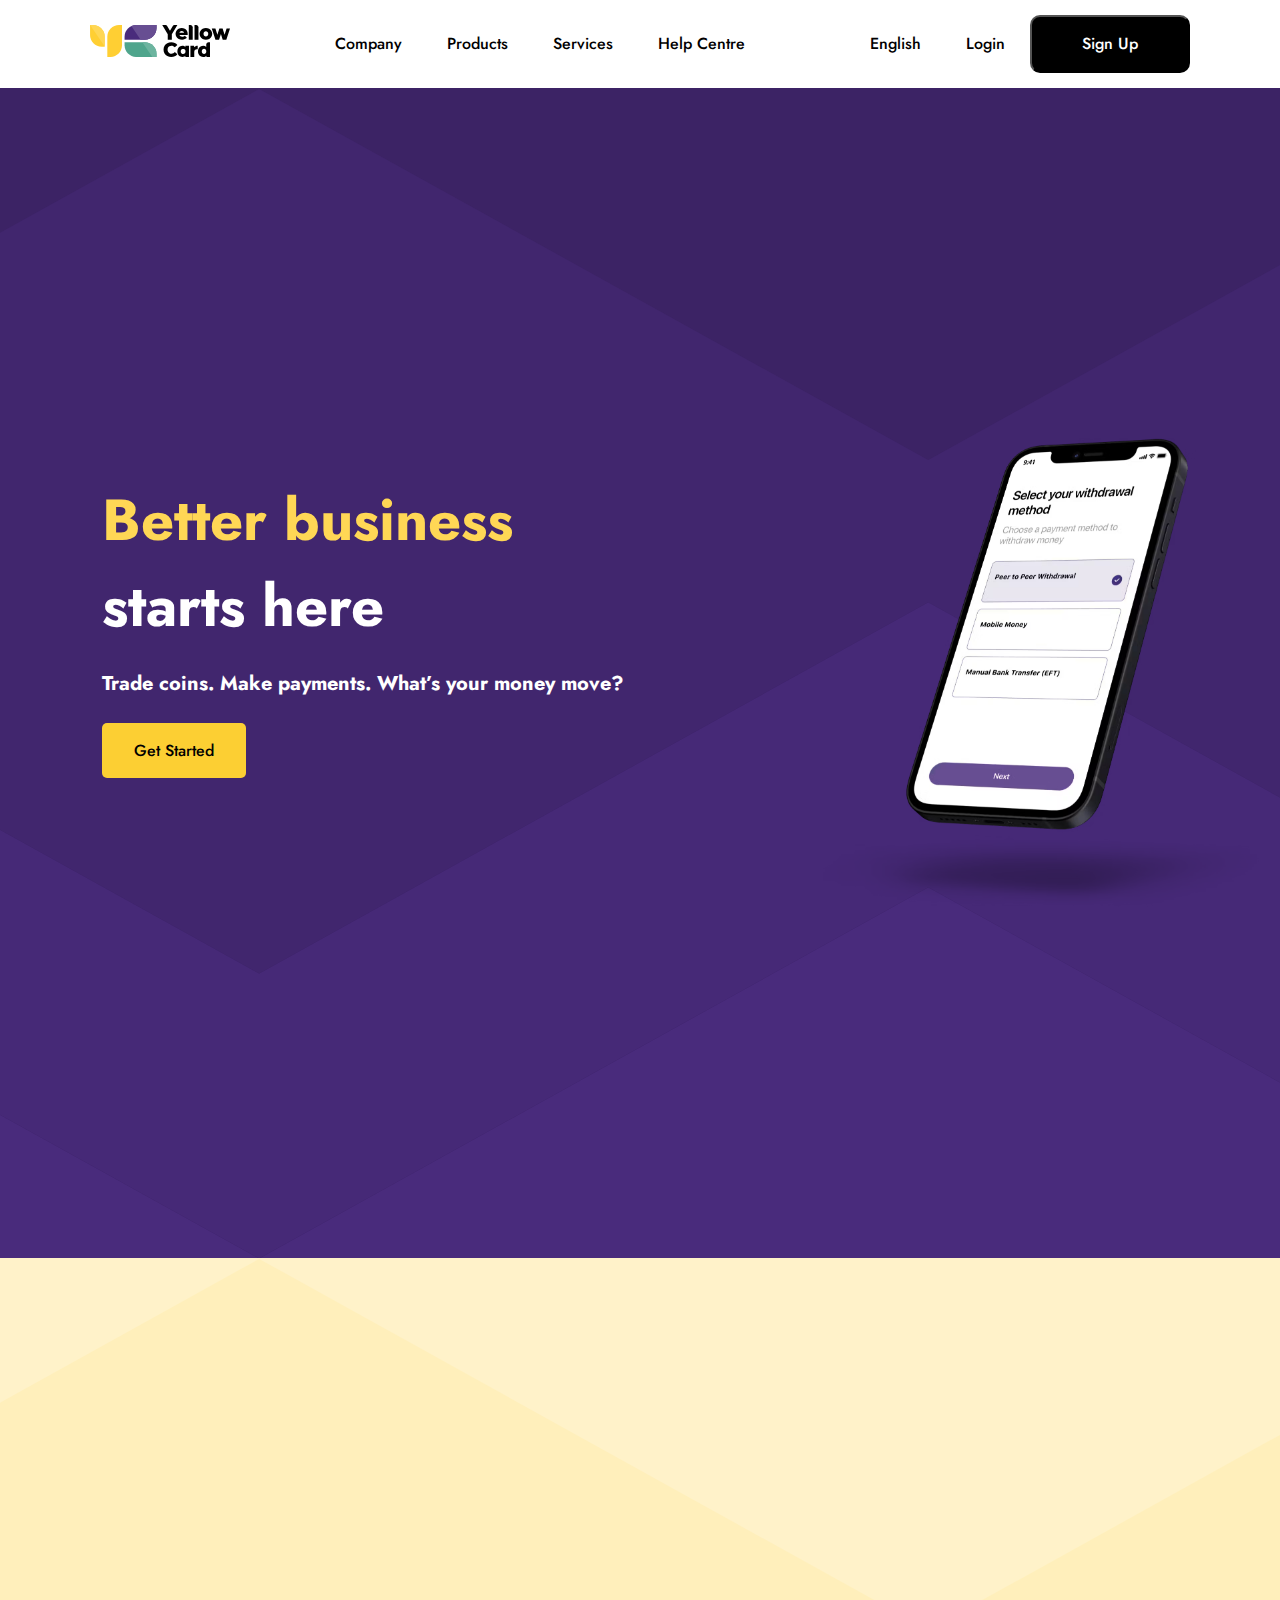
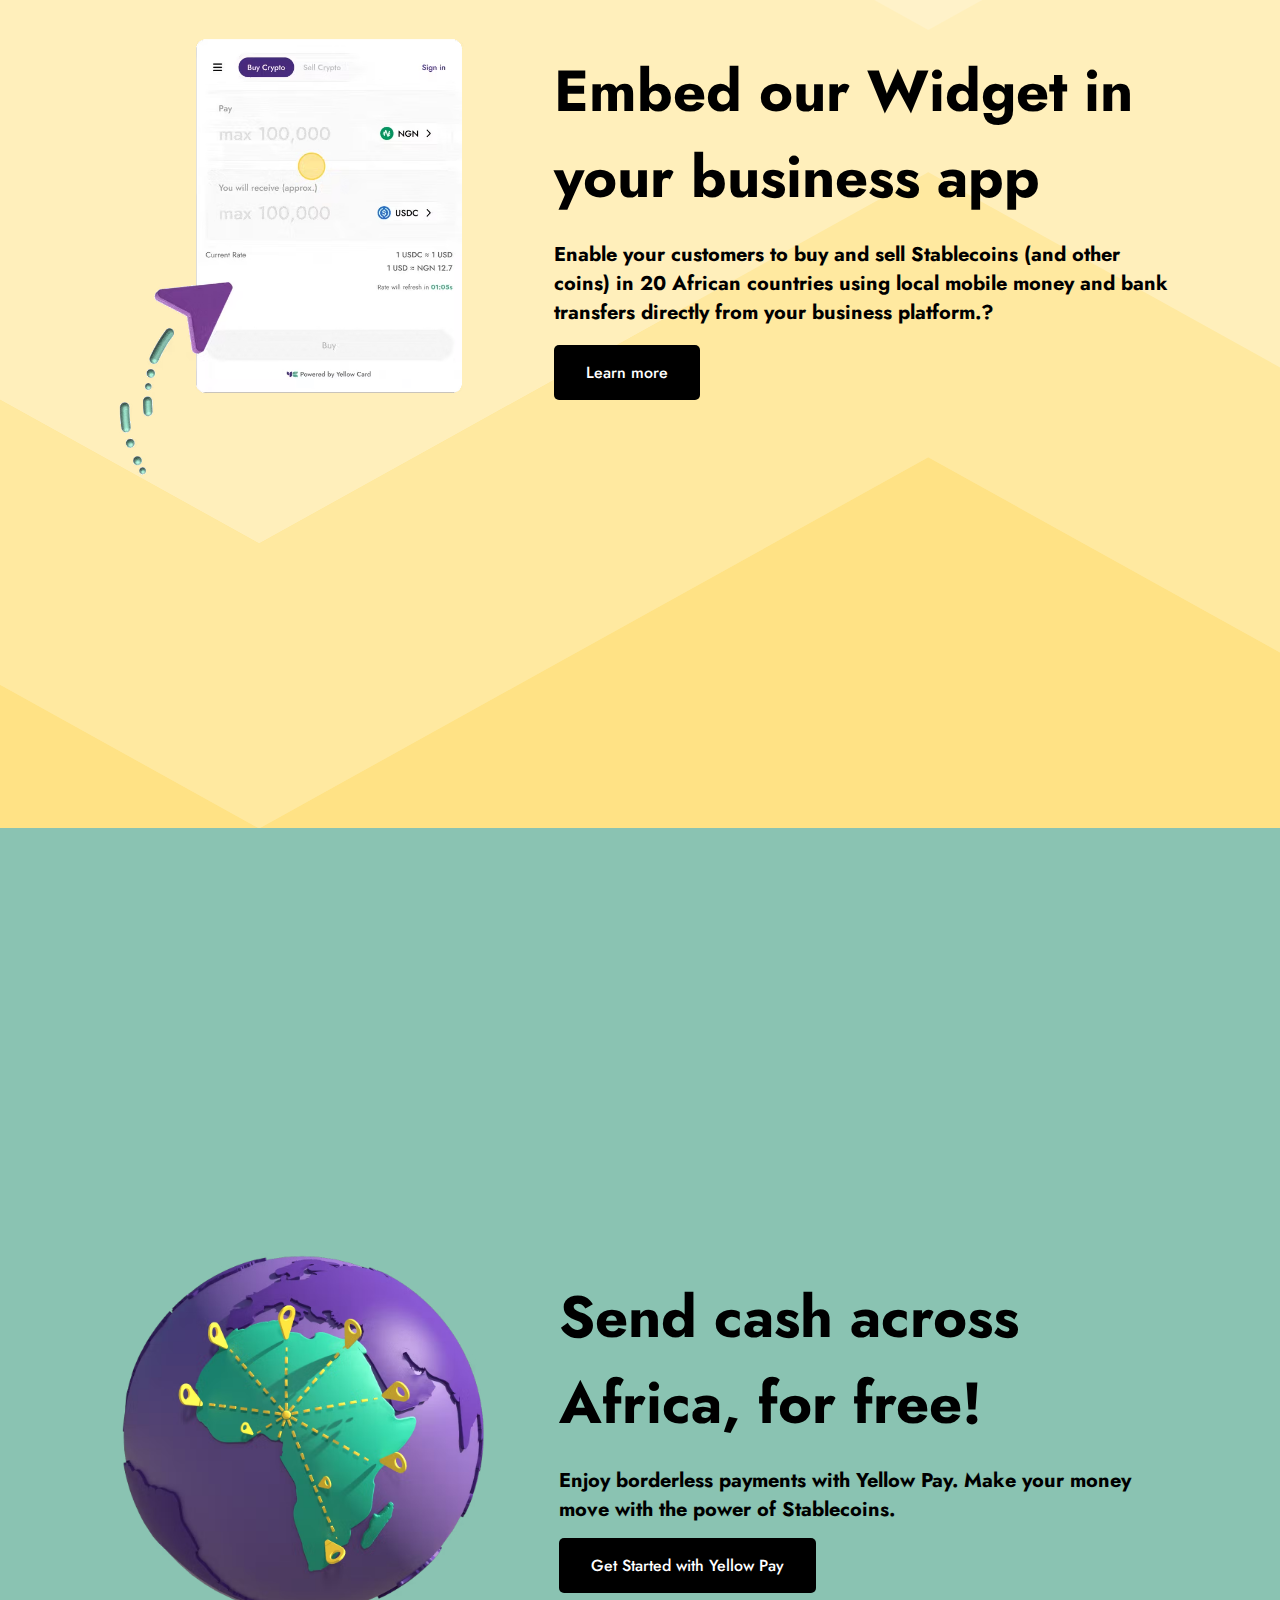
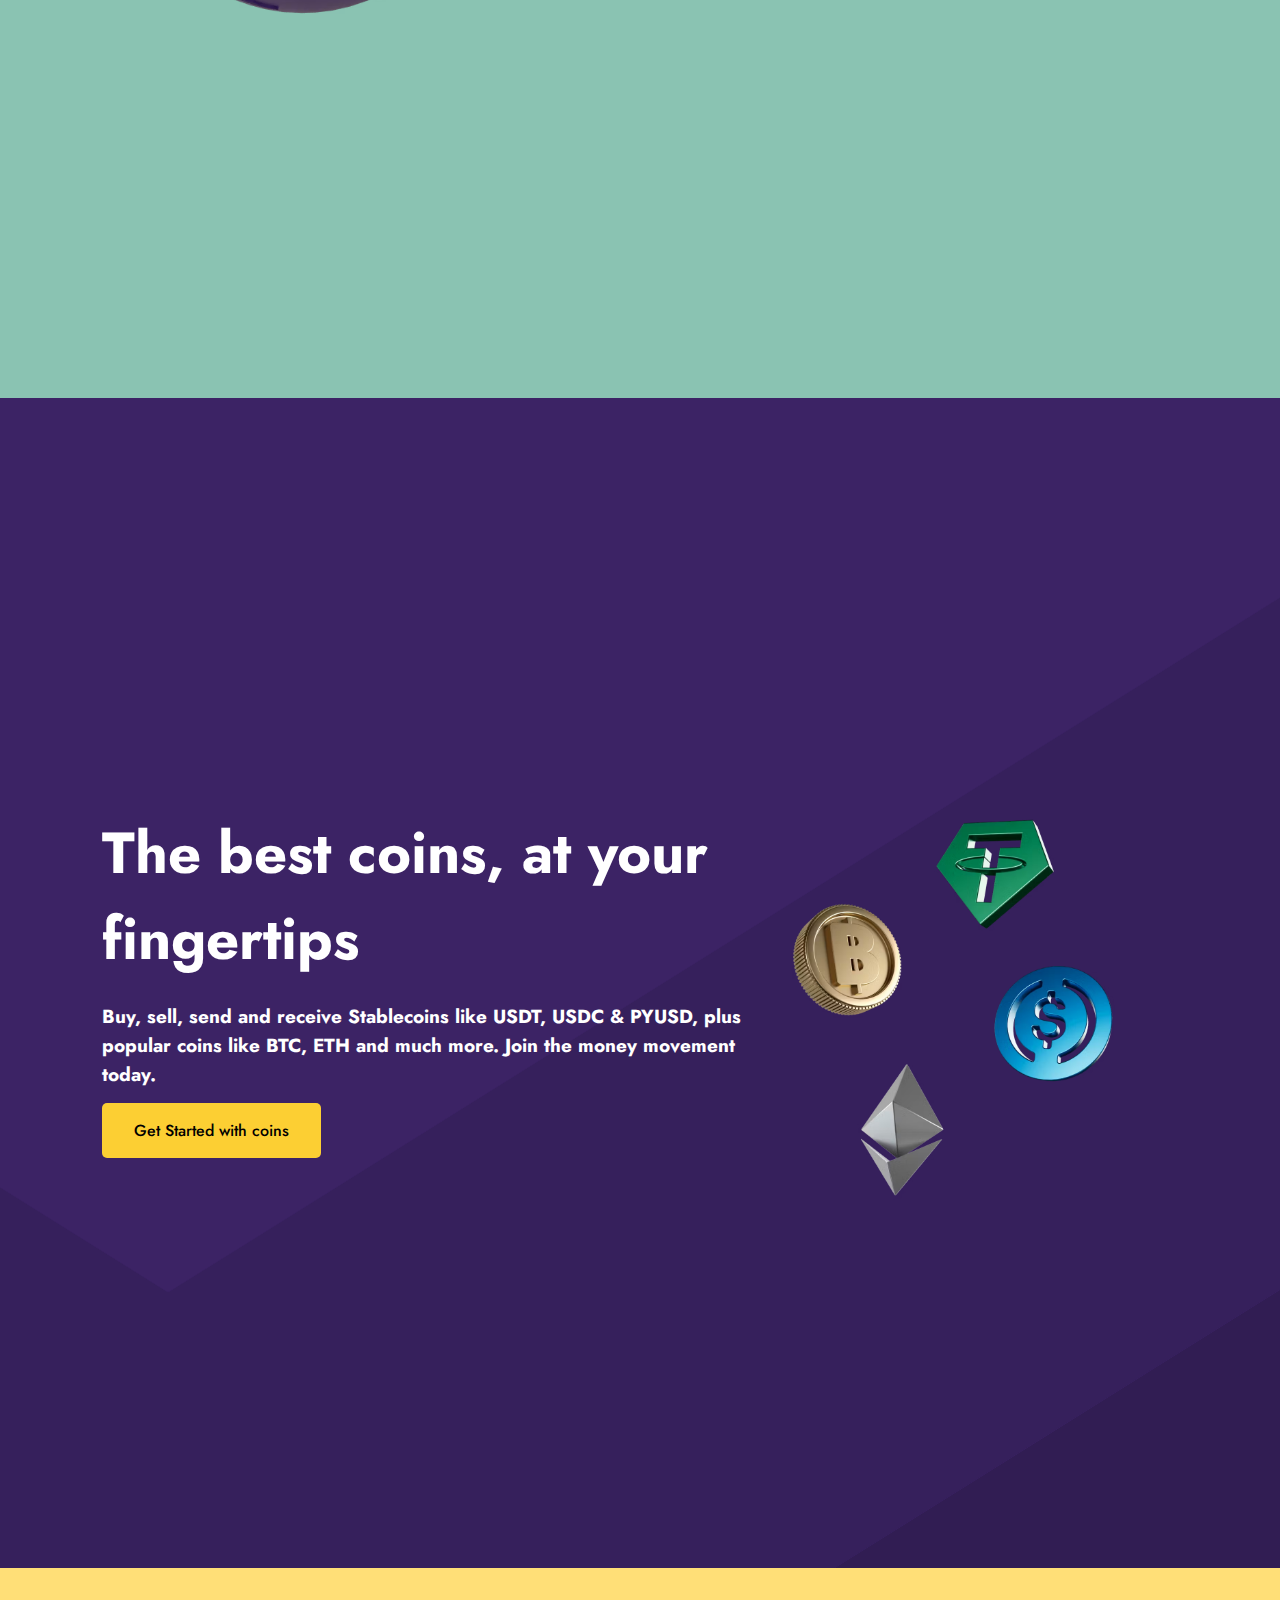
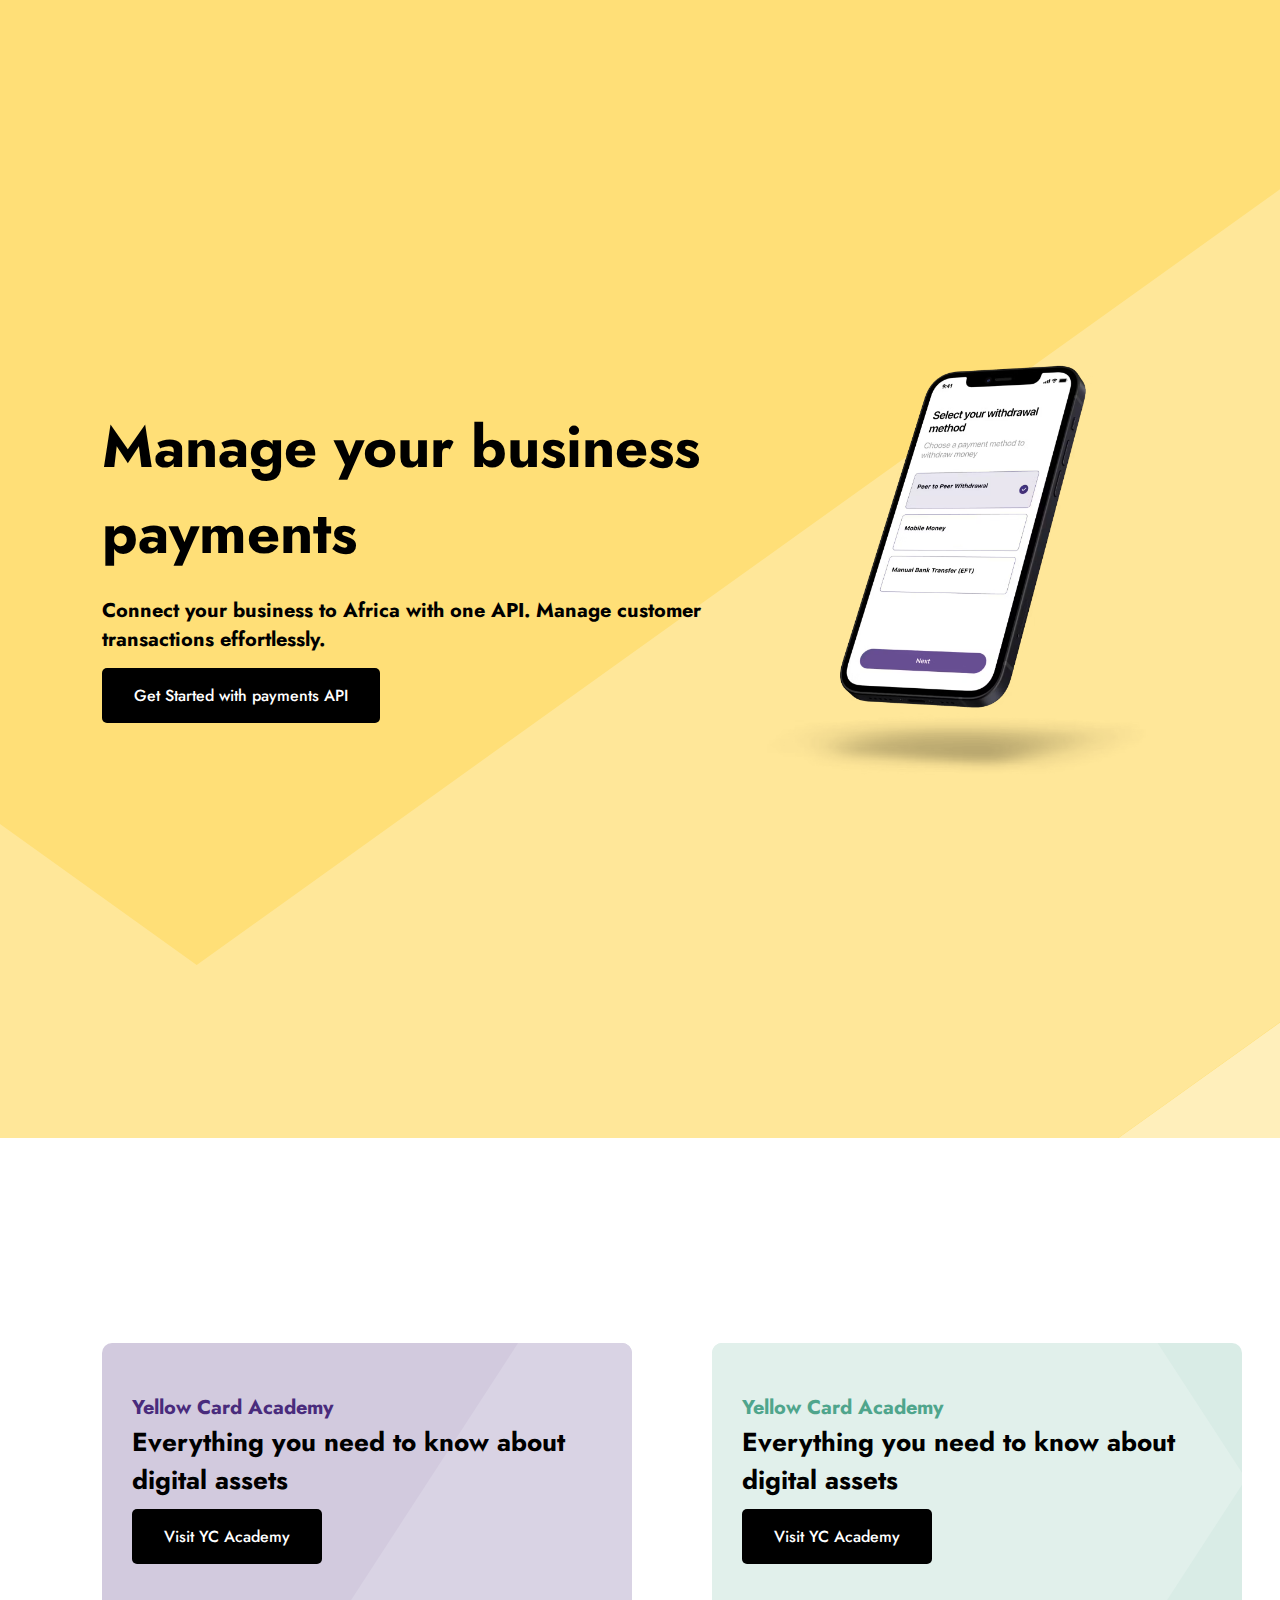
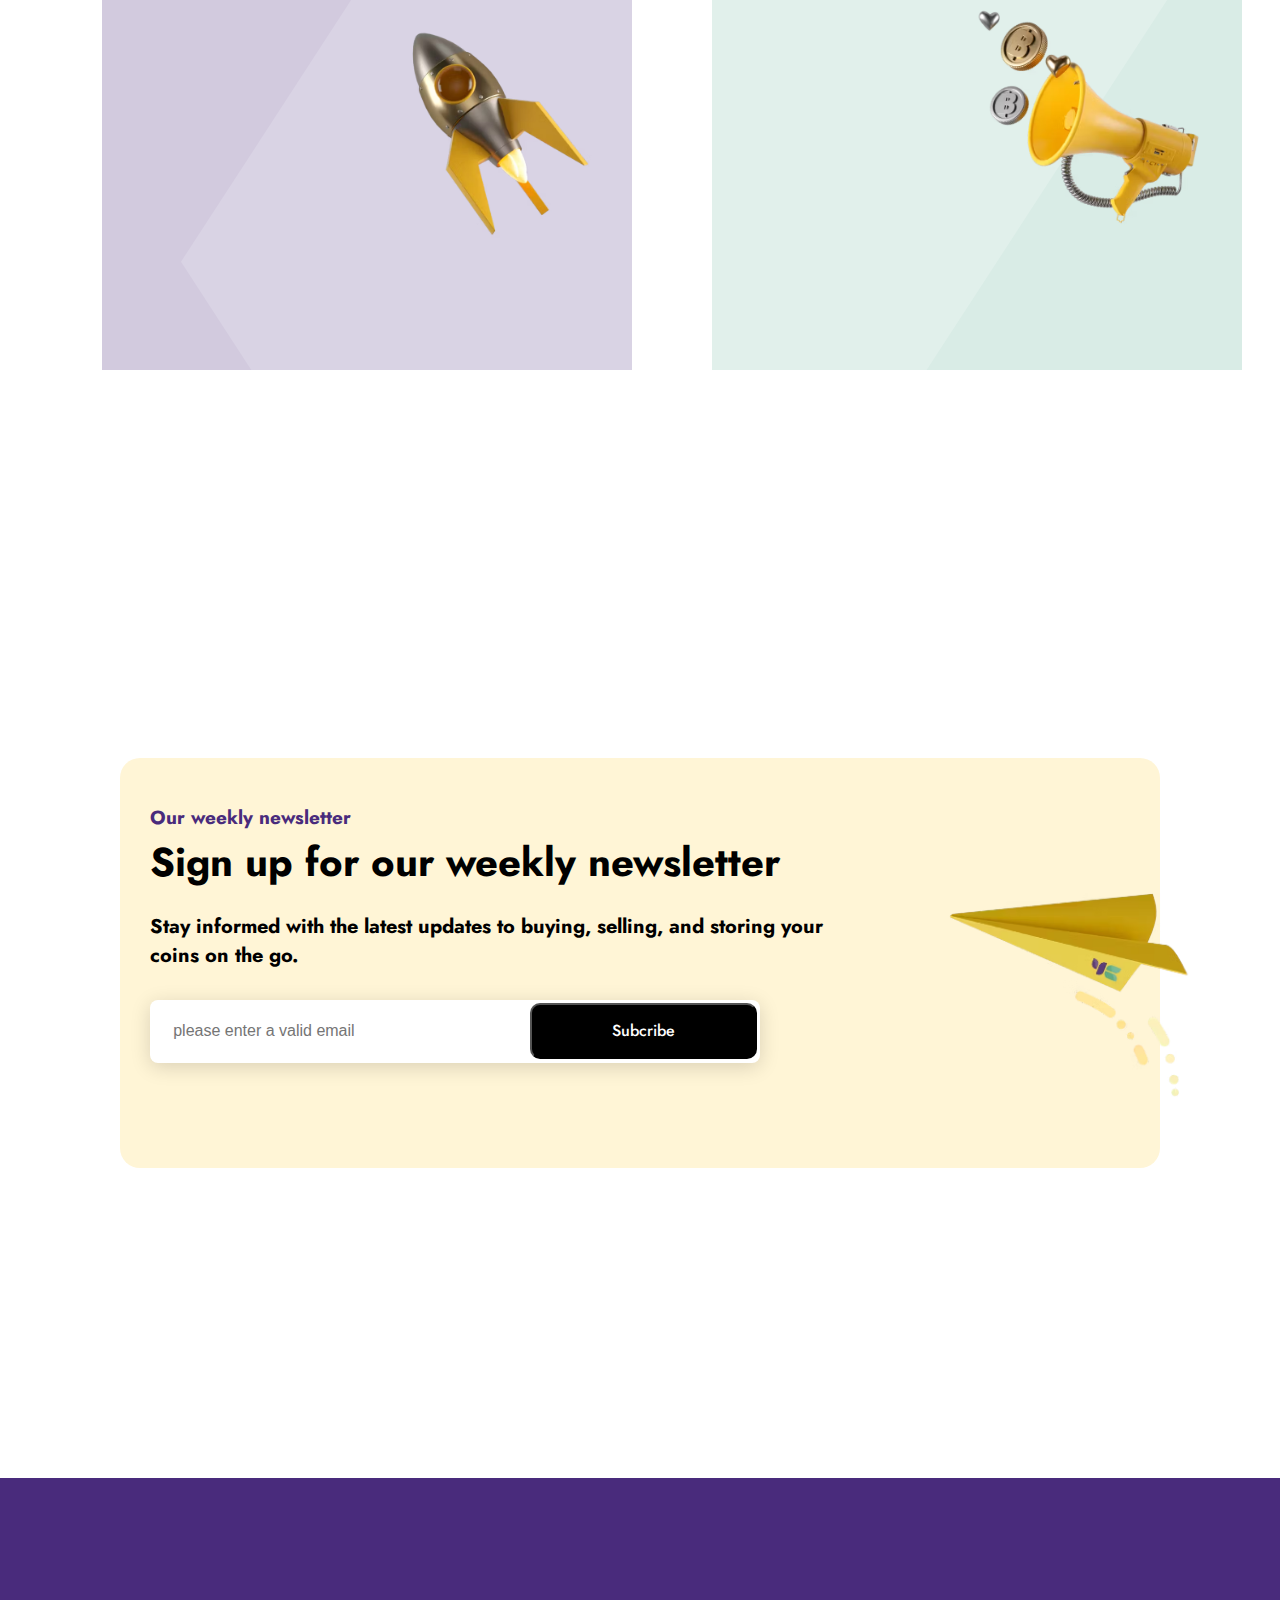
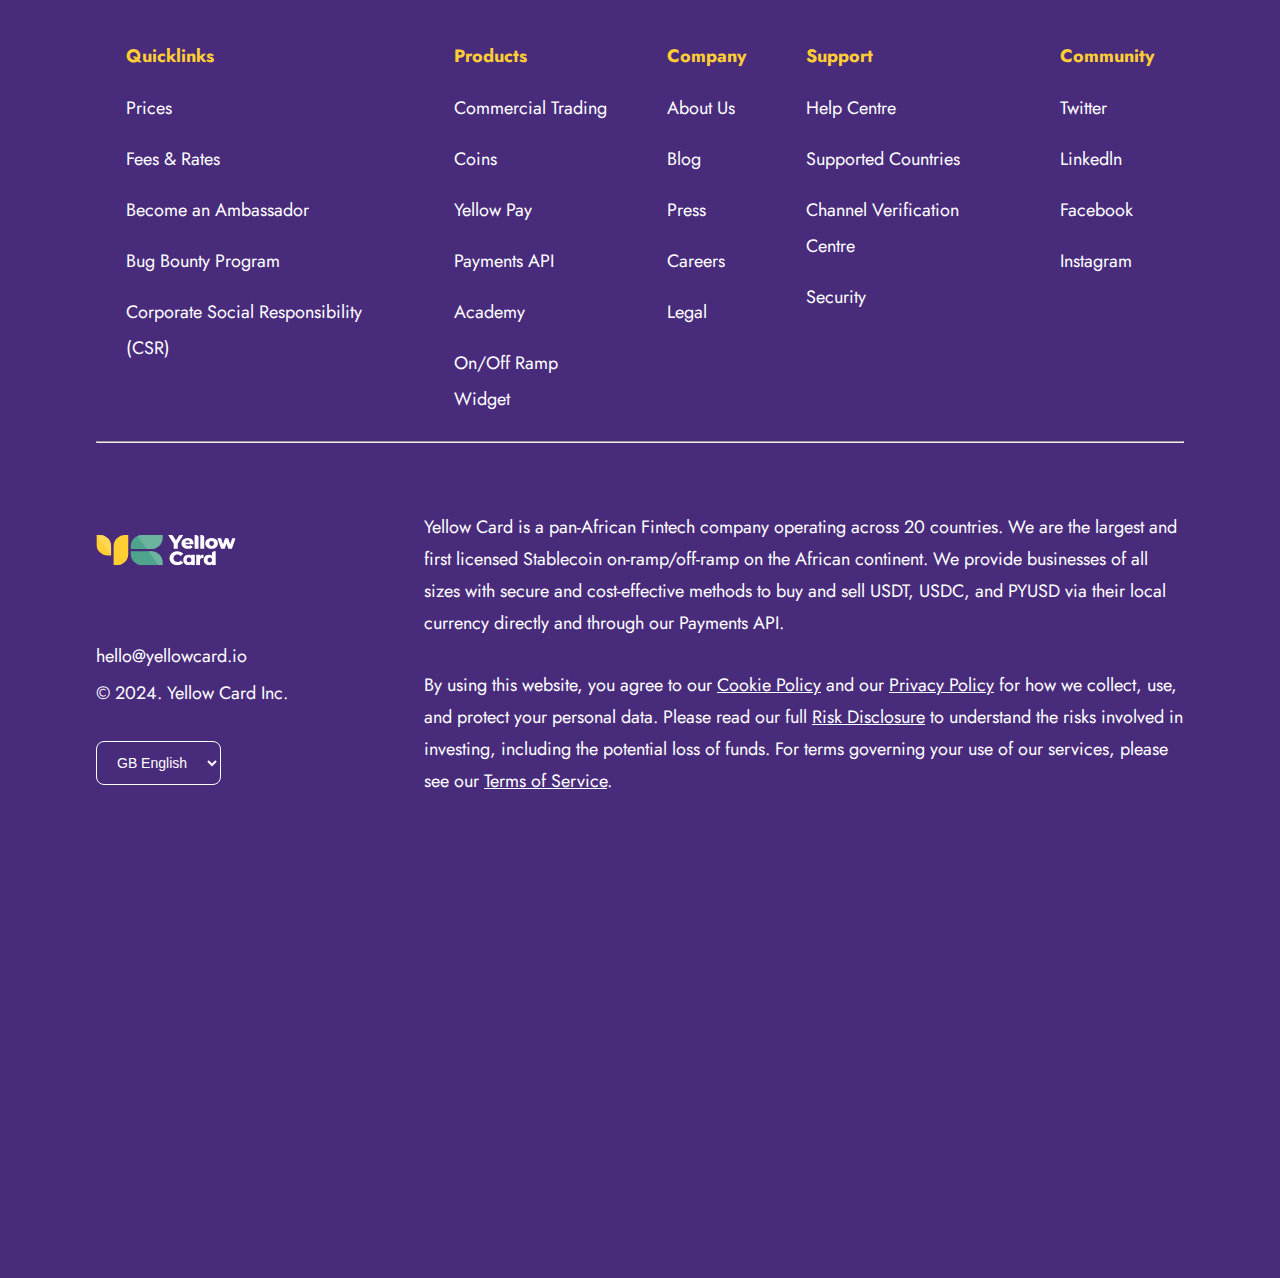
<file: pages/index.html>
<!DOCTYPE html>
<html lang="en">
  <head>
    <title>
      Buy and Sell BTC, ETH, USDT &amp; More in Africa | Yellow Card
    </title>
    <link rel="stylesheet" href="../styles/index.css" />
    <link rel="icon" type="image.svg" href="../images/iconHead.svg" />
    <link
      href="https://fonts.googleapis.com/css2?family=Grey+Qo&family=Jost:ital,wght@0,100..900;1,100..900&family=Roboto:ital,wght@0,100;0,300;0,400;0,500;0,700;0,900;1,100;1,300;1,400;1,500;1,700;1,900&display=swap"
      rel="stylesheet"
    />
  </head>
  <body>
    <div>
      <nav>
        <div>
          <img
            style="width: 140px; padding: 0px 0px"
            src="../images/Yellow Card Logo (3).svg"
            alt=""
          />
        </div>
        <div class="span">
          <span>Company</span>
          <span>Products</span>
          <span>Services</span>
          <span>Help Centre</span>
        </div>
        <div class="span">
          <span>English</span>
          <span>Login</span>
          <button>Sign Up</button>
        </div>
      </nav>
    </div>
    <div id="one"
      style="
        background-image: url('../images/section1.svg');
        background-position: center;
        background-repeat: no-repeat;
        background-attachment: scroll;
        background-size: cover;
        height: 130vh;
      "
    >
      <div class="sectionOne">
        <div id="sectionOnePikin">
          <div style="width: 65%">
            <h1 style="color: rgb(255, 215, 85)">Better business</h1>
            <h2 style="color: rgb(255, 255, 255)">starts here</h2>
            <p>Trade coins. Make payments. What’s your money move?</p>
            <a style="background-color: #fccf33; color: black;" href="#">Get Started</a>
          </div>
          <div style="width: 35%">
            <img src="../images/sectionOne-image.avif" alt="phone" />
          </div>
        </div>
      </div>
    </div>
    <div id="two"
      style="
        background-image: url('../images/section2.svg');
        background-position: center;
        background-repeat: no-repeat;
        background-attachment: scroll;
        background-size: cover;
        height: 130vh;
      "
    >
      <div class="sectionTwo">
        <div style="column-gap: 5rem; row-gap: 200rem" id="sectionTwoPikin">
          <div style="width: 65%" id="text">
            <h1 style="color: black">Embed our Widget in your business app</h1>
            <!-- <h2 style="color: rgb(255, 255, 255)">starts here</h2> -->
            <p style="color: black">
              Enable your customers to buy and sell Stablecoins (and other
              coins) in 20 African countries using local mobile money and bank
              transfers directly from your business platform.?
            </p>
            <a style="background-color: black; color: white;" href="#">Learn more</a>
          </div>
          <div style="width: 35%">
            <img src="../images/sectionTwo.avif" alt="phone" />
          </div>
        </div>
      </div>
    </div>
    <div id="three"
      style="
        background: #8ac3b2;
        background-position: center;
        background-repeat: no-repeat;
        background-attachment: scroll;
        background-size: cover;
        height: 130vh;
      "
    >
      <div class="sectionThree">
        <div style="column-gap: 5rem; row-gap: 200rem" id="sectionThreePikin">
          <div style="width: 65%" id="text">
            <h1 style="color: black">Send cash across Africa, for free!</h1>
            <p style="color: black">
              Enjoy borderless payments with Yellow Pay. Make your money move
              with the power of Stablecoins.
            </p>
            <a style="background-color: black; color: white;" href="#">Get Started with Yellow Pay</a>
          </div>
          <div style="width: 35%">
            <img
              style="height: 400px"
              src="../images/section3Globe.avif"
              alt="phone"
            />
          </div>
        </div>
      </div>
    </div>
    <div id="four"
      style="
        background-image: url('../images/section4Back.svg');
        background-position: center;
        background-repeat: no-repeat;
        background-attachment: scroll;
        background-size: cover;
        height: 130vh;
      "
    >
      <div class="sectionFour">
        <div id="sectionFourPikin">
          <div style="width: 60%">
            <!-- <h1 style="color: rgb(255, 215, 85)">Better business</h1> -->
            <h2 style="color: rgb(255, 255, 255)">The best coins, at your fingertips</h2>
            <p style="font-size: 19px;">Buy, sell, send and receive Stablecoins like USDT, USDC & PYUSD, plus popular coins like BTC, ETH and much more. Join the money movement today.</p>
            <a style="background-color: #fccf33; color: black;" href="#">Get Started with coins</a>
          </div>
          <div style="width: 40%;"><img style="height: 390px;" src="../images/section4Coin.avif" alt="coin"/></div>
       </div>
      </div>
    </div>
    <div id="five"
      style="
        background-image: url('../images/section5-bg.svg');
        background-position: center;
        background-repeat: no-repeat;
        background-attachment: scroll;
        background-size: cover;
        height: 130vh;
      "
    >
      <div class="sectionFive">
        <div id="sectionFivePikin">
          <div style="width: 60%">
            <h1>Manage your business payments</h1>
            <p style="color: black;">Connect your business to Africa with one API. Manage customer transactions effortlessly.</p>
            <a style="background-color: black; color: white;" href="#">Get Started with payments API</a>
          </div>
          <div style="width: 40%">
            <img style="height: 420px;" src="../images/sectionOne-image.avif" alt="phone" />
          </div>
        </div>
      </div>
    </div>
    <div id="six" style=>
    <div class="sectionsix">
      <div style="column-gap: 5rem;" id="sectionSixPikin">
        <div id="Learn"  style="width: 50%;">
          <div id="label1"><label>Yellow Card Academy</label></div>
         <h3>Everything you need to know about digital assets</h3>
         <a style="background-color: black; color: white;" href="#">Visit YC Academy</a>
         <p></p>
         <img style="height: 300px; margin-left: 200px;" src="../images/section6-3D+Rocket1.avif" alt="">
        </div>
        <div id="Learn2" style="width: 50%;">
          <div style="color: rgb(79, 165, 140);" id="label1"><label>Yellow Card Academy</label></div>
          <h3>Everything you need to know about digital assets</h3>
         <a style="background-color: black; color: white;" href="#">Visit YC Academy</a>
         <p></p>
         <img style="height: 300px; margin-left: 200px;" src="../images/section6 3D+Megaphone.avif" alt="">
        </div>
      </div>
      
    </div>
    </div>
    <div id="sectionSeven">
      <div id="work">
        <div style="column-gap: 3rem;" id="workChild">
          <div>
            <h4>Our weekly newsletter</h4>
            <h6>Sign up for our weekly newsletter</h6>
            <p style="color: black;">Stay informed with the latest updates to buying, selling, and storing your coins on the go.</p>
            <div>
              <form>
                <input type="email" placeholder="please enter a valid email">
                <button style="padding: 14px 80px; text-align: center;">Subcribe</button>
              </form>
            </div>
          </div>
          <div> <img style="height: 320px;" src="../images/+paperjet_desktop.avif" alt=""></div>
        </div>
      </div>
    </div>
    <footer class="footerMain">
      <div class="footerMini">
        <div class="footerContent">
          <div>
            <label>Quicklinks</label>
            <ul>
              <li><a href="#">Prices</a></li>
              <li><a href="#">Fees & Rates</a></li>
              <li><a href="#">Become an Ambassador</a></li>
              <li><a href="#">Bug Bounty Program</a></li>
              <li><a href="#">Corporate Social Responsibility (CSR)</a></li>
            </ul>
          </div>
          <div>
            <label>Products</label>
            <ul>
              <li><a href="#">Commercial Trading</a></li>
              <li><a href="#">Coins</a></li>
              <li><a href="#">Yellow Pay</a></li>
              <li><a href="#">Payments API</a></li>
              <li><a href="#">Academy</a></li>
              <li><a href="#">On/Off Ramp Widget</a></li>
            </ul>
          </div>
          <div> 
            <label>Company</label>
            <ul>
              <li><a href="#">About Us</a></li>
              <li><a href="#">Blog</a></li>
              <li><a href="#">Press</a></li>
              <li><a href="#">Careers</a></li>
              <li><a href="#">Legal</a></li>
            </ul>
          </div>
          <div> 
            <label>Support</label>
            <ul>
              <li><a href="#">Help Centre</a></li>
              <li><a href="#">Supported Countries</a></li>
              <li><a href="#">Channel Verification Centre</a></li>
              <li><a href="#">Security</a></li>
            </ul>
          </div>
          <div> 
            <label>Community</label>
            <ul>
              <li><a href="#">Twitter</a></li>
              <li><a href="#">Linkedln</a></li>
              <li><a href="#">Facebook</a></li>
              <li><a href="#">Instagram</a></li>
            </ul>
          </div>
        </div>
        <hr>
        <div style="display: flex; column-gap: 8rem; margin-top: 50px; align-items: center;"  id="info">
          <div>
            <div style="padding-right: 60px;">
              <img
                style="width: 140px; margin-bottom: 60px;"
                src="../images/Logo_secondary_for_purple_bg.svg"
                alt=""
              />
            </div>
            <a href="#">hello@yellowcard.io</a>
            <div><p" style="line-height: 36px; font-size: 18px;font-weight: 400;">© 2024. Yellow Card Inc.</p></div>
            <select>
              <option>GB English</option>
            </select>
            
          </div>
          <div id="end">
            <p>Yellow Card is a pan-African Fintech company operating across 20 countries. We are the largest and first licensed Stablecoin on-ramp/off-ramp on the African continent. We provide businesses of all sizes with secure and cost-effective methods to buy and sell USDT, USDC, and PYUSD via their local currency directly and through our Payments API.</p>
            <p>By using this website, you agree to our <a href="#">Cookie Policy</a> and our <a href="#">Privacy Policy</a> for how we collect, use, and protect your personal data. Please read our full <a href="#">Risk Disclosure</a> to understand the risks involved in investing, including the potential loss of funds. For terms governing your use of our services, please see our <a href="#">Terms of Service</a>.</p>
          </div>
          

        </div>

      </div>

    </footer>
    
  </body>
</html>
</file>
<file: styles/index.css>
body {
  margin: 0px;
  padding: 0px;
  font-family: jost, sans-serif;
  box-sizing: border-box;
}
.container {
  display: flex;
  justify-content: space-between;
  width: 85%;
  margin: 0 auto;
  align-items: center;
}

nav {
  display: flex;
  margin: 0px 70px;
  padding: 15px 20px;
  justify-content: space-between;
  align-items: center;
}
span {
  padding: 20px 10px;
  margin: 20px 10px;
  font-weight: 500;
  font-size: 16px;
  line-height: 24px;
}
button {
  border-radius: 10px;
  font-size: 16px;
  font-weight: 500;
  font-family: jost;
  color: rgb(255, 255, 255);
  line-height: 24px;
  background-color: black;
  padding: 15px 50px;
  cursor: pointer;
}
.sectionOne,
.sectionTwo,
.sectionThree,
.sectionFour,
.sectionFive,
.sectionsix {
  width: 84%;
  margin: 0 auto;
  align-content: center;
  height: 100vh;
  padding: 160px 0px;
}
#sectionOnePikin,
#sectionTwoPikin,
#sectionThreePikin,
#sectionFourPikin,
#sectionFivePikin,
#workChild {
  display: flex;
  align-content: center;
}
h1 {
  font-weight: 700;
  font-size: 58px;
  line-height: 86px;
  margin-bottom: 0px;
}
h2 {
  font-weight: 700;
  font-size: 58px;
  line-height: 86px;
  margin-bottom: 20px;
  margin-top: 0px;
}
h3 {
  font-weight: 700;
  font-size: 26px;
  line-height: 38px;
  margin-top: 0px;
}
#label1 {
  margin-top: 50px;
  font-weight: 700;
  font-size: 20px;
  line-height: 30px;
  color: rgb(73, 43, 124);
}
#Learn {
  background-image: url("../images/academy-bg.svg");
  background-repeat: no-repeat;
  padding-left: 30px;
  border-radius: 10px;
}
#Learn2 {
  background-image: url("../images/blog-bg.svg");
  background-repeat: no-repeat;
  padding-left: 30px;
  border-radius: 10px;
}
#sectionOnePikin,
p {
  font-weight: 700;
  font-size: 26px;
  line-height: 38px;
  color: rgb(255, 255, 255);
  margin-bottom: 30px;
}
#sectionOnePikin a,
#sectionTwoPikin a,
#sectionThreePikin a,
#sectionFourPikin a,
#sectionFivePikin a,
#sectionSixPikin a {
  font-family: jost;
  padding: 16px 32px;
  border-radius: 5px;
  font-weight: 500;
  font-size: 16px;
  line-height: 24px;
  text-align: center;
  text-align: center;
  text-decoration: none;
  cursor: pointer;
  
}
#sectionOnePikin img,
#sectionTwoPikin img,
#sectionThreePikin img,
#sectionFourPikin img,
#sectionFivePikin img {
  height: 480px;
  margin: auto 0px;
}
#sectionTwoPikin,
p,
#sectionThreePikin p,
#sectionFourPikin p,
#sectionFivePikin p,
#workChild {
  font-weight: 700;
  font-size: 20px;
  line-height: 29px;
  color: rgb(255, 255, 255);
  margin-bottom: 30px;
}
#text {
  order: 1;
}
#sectionSixPikin {
  display: flex;
  align-content: center;
  /* padding: 40px 40px; */
  height: 90%;
  /* margin-bottom: 200px; */
}
#work {
  /* border: 2px solid red; */
  height: 370px;
  border-radius: 20px;
  margin: 0px 120px 0px;
  padding: 20px 30px;
  background: #fff5d6;
}
#sectionSeven {
  margin: 0 auto;
  height: 80vh;
}
h4 {
  color: rgb(73, 43, 124);
  line-height: 29px;
  font-size: 19px;
  font-weight: 700;
  margin-bottom: 0px;
}
h6 {
  line-height: 60px;
  font-size: 40px;
  font-weight: 700;
  color: black;
  margin: 0px;
}
input {
  /* border: solid red; */
  padding: 15px 150px 15px 20px;
  font-size: 16px;
  font-weight: 400;
  line-height: 24px;
  border-radius: 10px;
  border: none;
  outline: none;
  border: none;
}
form {
  margin-right: 100px;
  background-color: white;
  /* border: solid blue; */
  padding: 0.2rem 0.2rem;
  align-items: center;
  border-radius: 8px;
  box-shadow: 0 4px 20px rgba(0, 0, 0, 0.15);
  display: flex;
}
.footerMain {
  background-color: #492b7c;
  background-repeat: no-repeat;
  background-size: cover;
  background-position: center;
  background-attachment: fixed;
  color: #fff;
  font-family: Jost, sans-serif;
  font-size: 16px !important;
  font-style: normal;
  font-weight: 400;
  line-height: 2 !important;
  padding: 10rem 0;
  height: 120vh;
}
.footerMini {
  margin: 0 auto;
  max-width: 1440px;
  padding-left: 20px;
  padding-right: 20px;
  width: 85%;
  /* border: 2px solid red; */
  margin-bottom: 1050px;
}
.footerContent {
  margin: 0 auto;
  width: 100%;
  display: flex;
  justify-content: space-between;
}
ul {
  list-style-type: none;
  padding-left: 0;
}
li {
  padding: 0 30px;
  margin-top: 15px;
}
.footerContent label {
  padding: 0px 30px;
  color: rgb(255, 207, 51);
  font-weight: 700;
  font-size: 18px;
  line-height: 36px;
}
.footerContent a {
  text-decoration: none;
  color: white;
  font-weight: 400;
  font-size: 18px;
  /* line-height: 45px; */
}
#info a {
  text-decoration: none;
  color: white;
  font-weight: 400;
  font-size: 18px;
  line-height: 38px;
}
#info p {
  font-size: 18px;
  font-weight: 400;
  line-height: 32px;
}
#end a {
  color: white;
  font-weight: 400;
  font-size: 18px;
  line-height: 32px;
  text-decoration-line: underline;
}
select {
  border-radius: 8px;
  box-sizing: border-box;
  cursor: pointer;
  font-size: 16px;
  font-weight: 500;
  line-height: 20px;
  padding: 12px 16px;
  font-size: 14px;
  font-weight: 500;
  line-height: 20px;
  border: 1.5px solid #fff;
  background-color: #492b7c;
  background-repeat: no-repeat;
  color: white;
}
</file>
